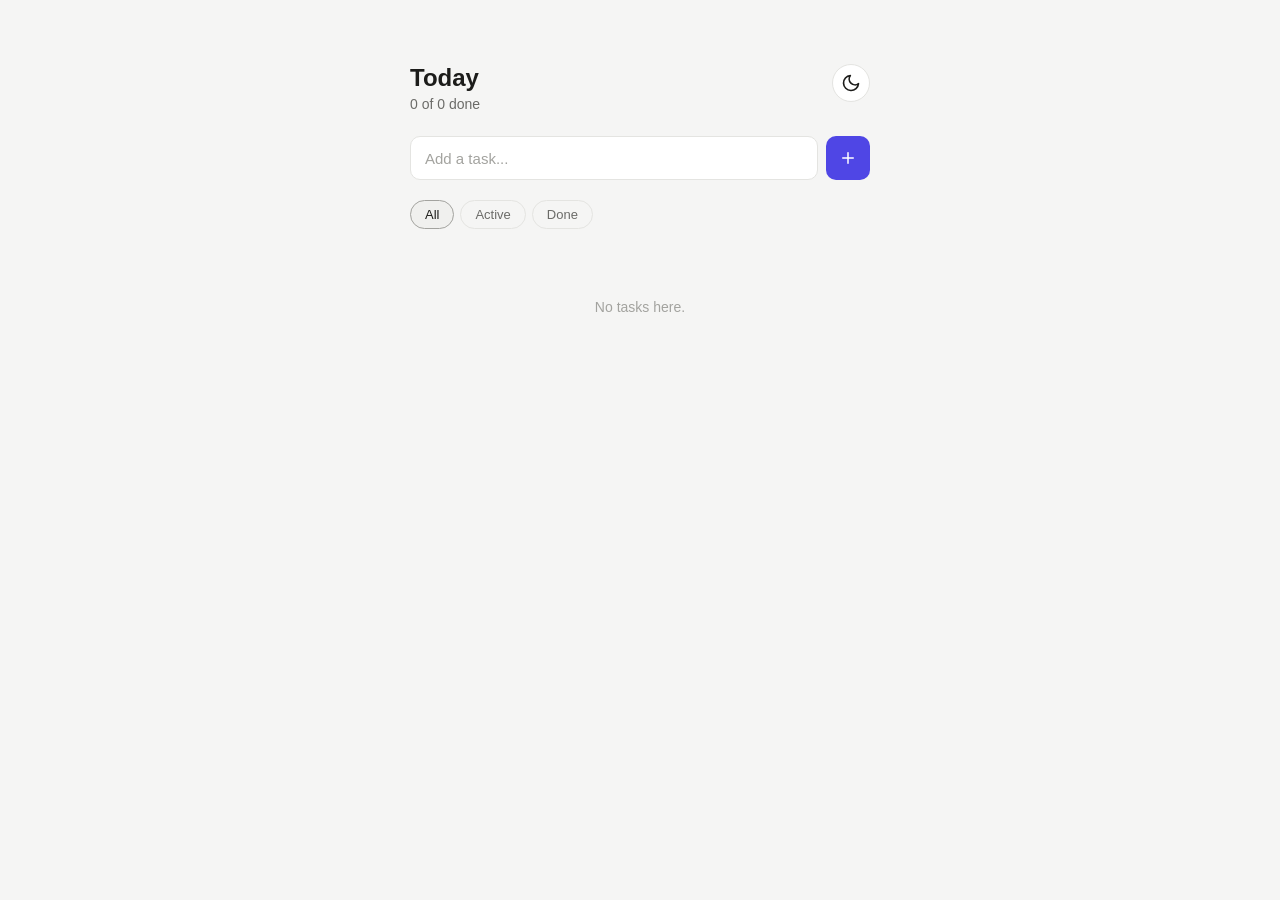
<file: Intermediary/01 - To do list/index.html>
<!DOCTYPE html>
<html lang="en">
<head>
  <meta charset="UTF-8" />
  <meta name="viewport" content="width=device-width, initial-scale=1.0" />
  <title>To Do</title>
  <link rel="stylesheet" href="style.css" />
</head>
<body>
  <div class="app">
    <header class="app-header">
      <div>
        <h1>Today</h1>
        <p id="progress-text" class="progress-text">0 of 0 done</p>
      </div>
      <button id="theme-toggle" class="icon-btn" aria-label="Toggle theme">
        <svg id="theme-icon" width="20" height="20" viewBox="0 0 24 24" fill="none" stroke="currentColor" stroke-width="2" stroke-linecap="round" stroke-linejoin="round"></svg>
      </button>
    </header>

    <form id="task-form" class="task-form">
      <input id="task-input" type="text" placeholder="Add a task..." autocomplete="off" />
      <button type="submit" class="add-btn" aria-label="Add task">
        <svg width="18" height="18" viewBox="0 0 24 24" fill="none" stroke="currentColor" stroke-width="2" stroke-linecap="round" stroke-linejoin="round">
          <line x1="12" y1="5" x2="12" y2="19"></line>
          <line x1="5" y1="12" x2="19" y2="12"></line>
        </svg>
      </button>
    </form>

    <div class="filters">
      <button class="filter-btn active" data-filter="all">All</button>
      <button class="filter-btn" data-filter="active">Active</button>
      <button class="filter-btn" data-filter="done">Done</button>
    </div>

    <ul id="task-list" class="task-list"></ul>

    <p id="empty-state" class="empty-state">No tasks here.</p>
  </div>

  <script src="script.js"></script>
</body>
</html>
</file>
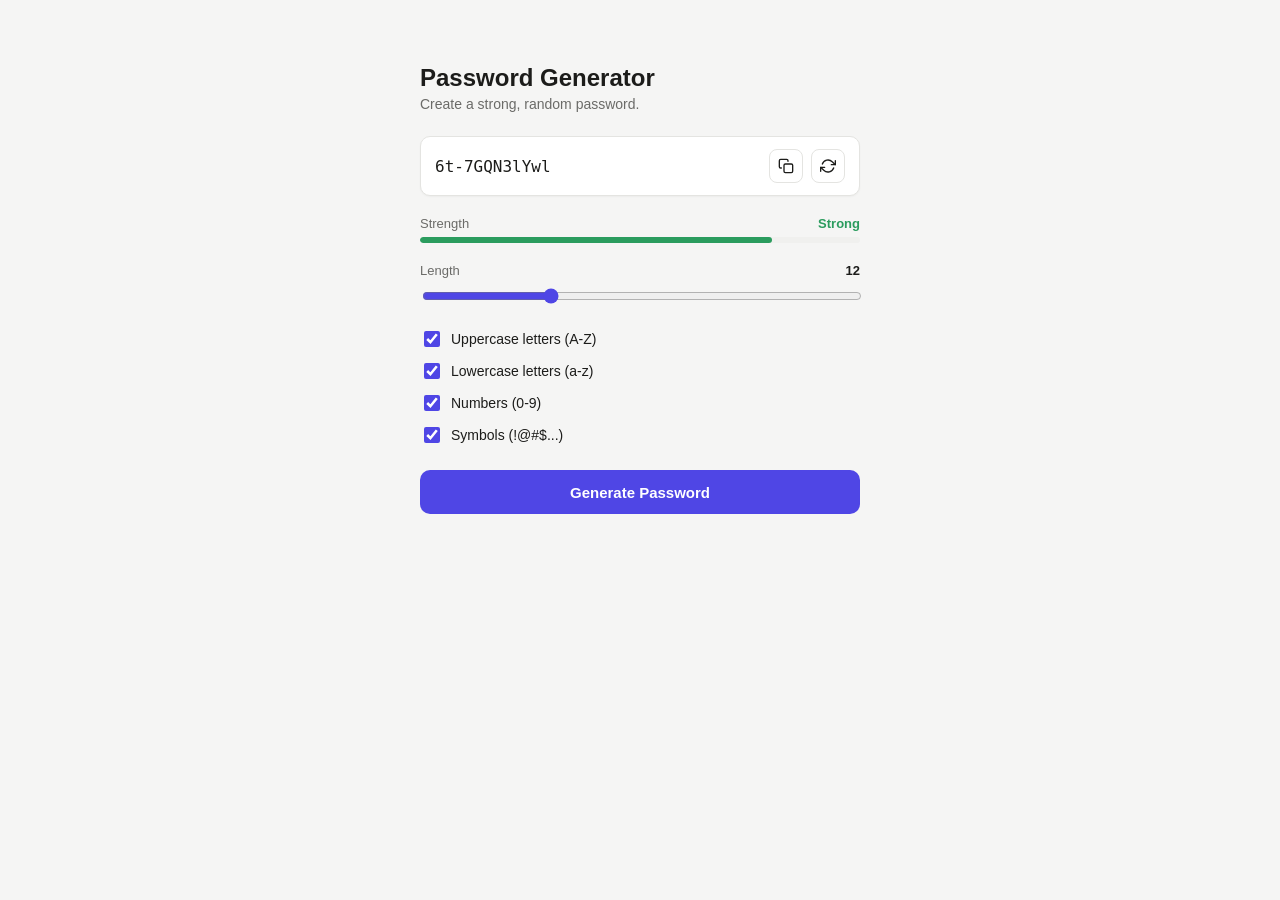
<file: Intermediary/02 - password generator/index.html>
<!DOCTYPE html>
<html lang="en">
<head>
  <meta charset="UTF-8" />
  <meta name="viewport" content="width=device-width, initial-scale=1.0" />
  <title>Password Generator</title>
  <link rel="stylesheet" href="style.css" />
</head>
<body>
  <div class="app">
    <header class="app-header">
      <h1>Password Generator</h1>
      <p class="subtitle">Create a strong, random password.</p>
    </header>

    <div class="pw-row">
      <span id="pw-display" class="pw-display">••••••••••••</span>
      <button id="copy-btn" class="icon-btn" aria-label="Copy password">
        <svg id="copy-icon" width="16" height="16" viewBox="0 0 24 24" fill="none" stroke="currentColor" stroke-width="2" stroke-linecap="round" stroke-linejoin="round">
          <rect x="9" y="9" width="13" height="13" rx="2"></rect>
          <path d="M5 15H4a2 2 0 0 1-2-2V4a2 2 0 0 1 2-2h9a2 2 0 0 1 2 2v1"></path>
        </svg>
      </button>
      <button id="refresh-btn" class="icon-btn" aria-label="Generate new password">
        <svg width="16" height="16" viewBox="0 0 24 24" fill="none" stroke="currentColor" stroke-width="2" stroke-linecap="round" stroke-linejoin="round">
          <polyline points="23 4 23 10 17 10"></polyline>
          <polyline points="1 20 1 14 7 14"></polyline>
          <path d="M3.51 9a9 9 0 0 1 14.85-3.36L23 10M1 14l4.64 4.36A9 9 0 0 0 20.49 15"></path>
        </svg>
      </button>
    </div>

    <div class="strength-block">
      <div class="strength-row">
        <span class="strength-label-text">Strength</span>
        <span id="strength-label" class="strength-value">—</span>
      </div>
      <div class="strength-track">
        <div id="strength-bar" class="strength-bar"></div>
      </div>
    </div>

    <div class="option-block">
      <div class="length-row">
        <label for="length-slider">Length</label>
        <span id="length-value">12</span>
      </div>
      <input id="length-slider" type="range" min="4" max="32" value="12" />
    </div>

    <div class="checkbox-group">
      <label class="checkbox-item">
        <input type="checkbox" id="opt-upper" class="opt-check" checked />
        Uppercase letters (A-Z)
      </label>
      <label class="checkbox-item">
        <input type="checkbox" id="opt-lower" class="opt-check" checked />
        Lowercase letters (a-z)
      </label>
      <label class="checkbox-item">
        <input type="checkbox" id="opt-numbers" class="opt-check" checked />
        Numbers (0-9)
      </label>
      <label class="checkbox-item">
        <input type="checkbox" id="opt-symbols" class="opt-check" checked />
        Symbols (!@#$...)
      </label>
    </div>

    <button id="generate-btn" class="generate-btn">Generate Password</button>
  </div>

  <script src="script.js"></script>
</body>
</html>
</file>
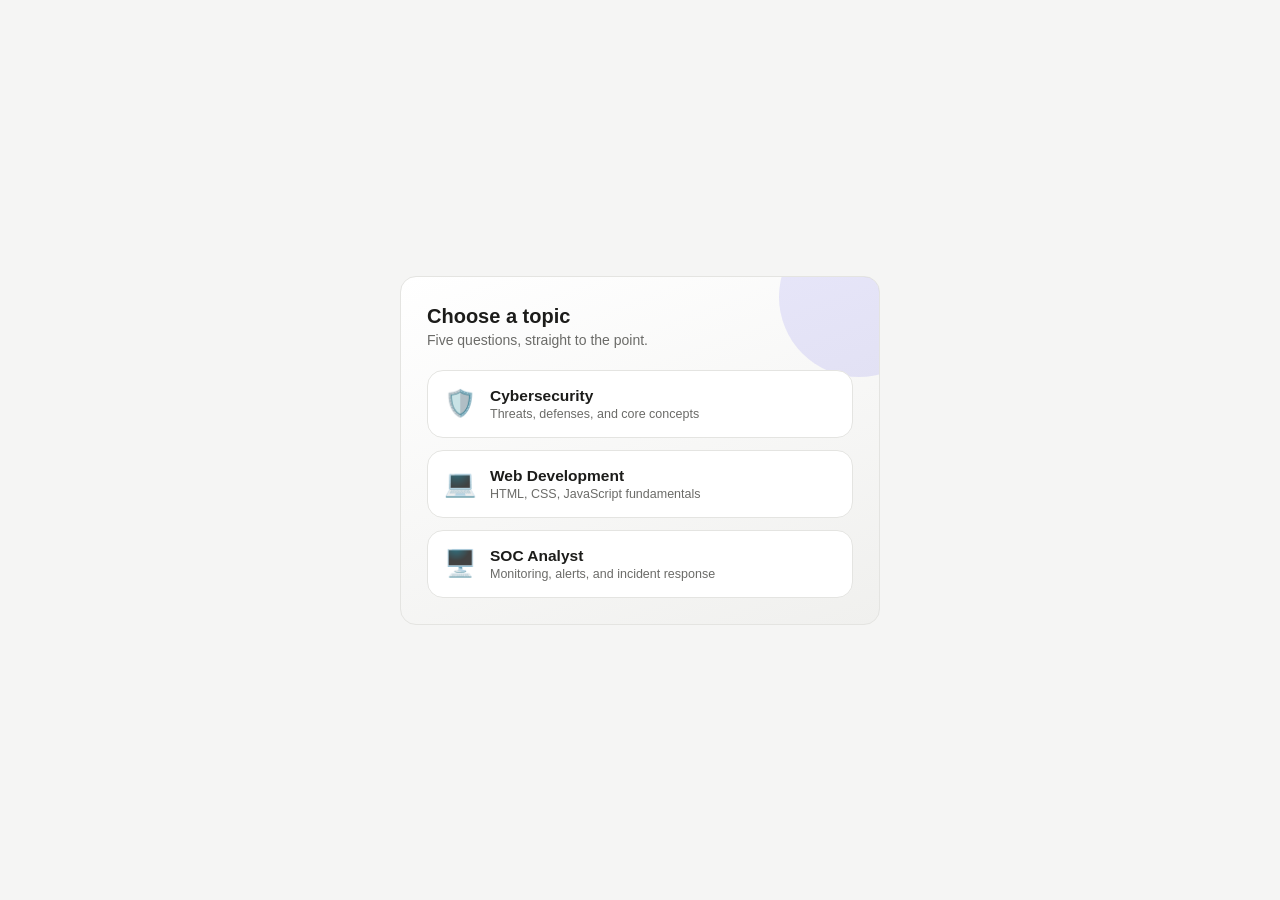
<file: Intermediary/03 - QCM/index.html>
<!DOCTYPE html>
<html lang="en">
<head>
  <meta charset="UTF-8" />
  <meta name="viewport" content="width=device-width, initial-scale=1.0" />
  <title>QCM Quiz</title>
  <link rel="stylesheet" href="style.css" />
</head>
<body>
  <div class="quiz-wrap">
    <div class="quiz-card" id="quiz-card"></div>
  </div>

  <script src="questions.js"></script>
  <script src="script.js"></script>
</body>
</html>
</file>
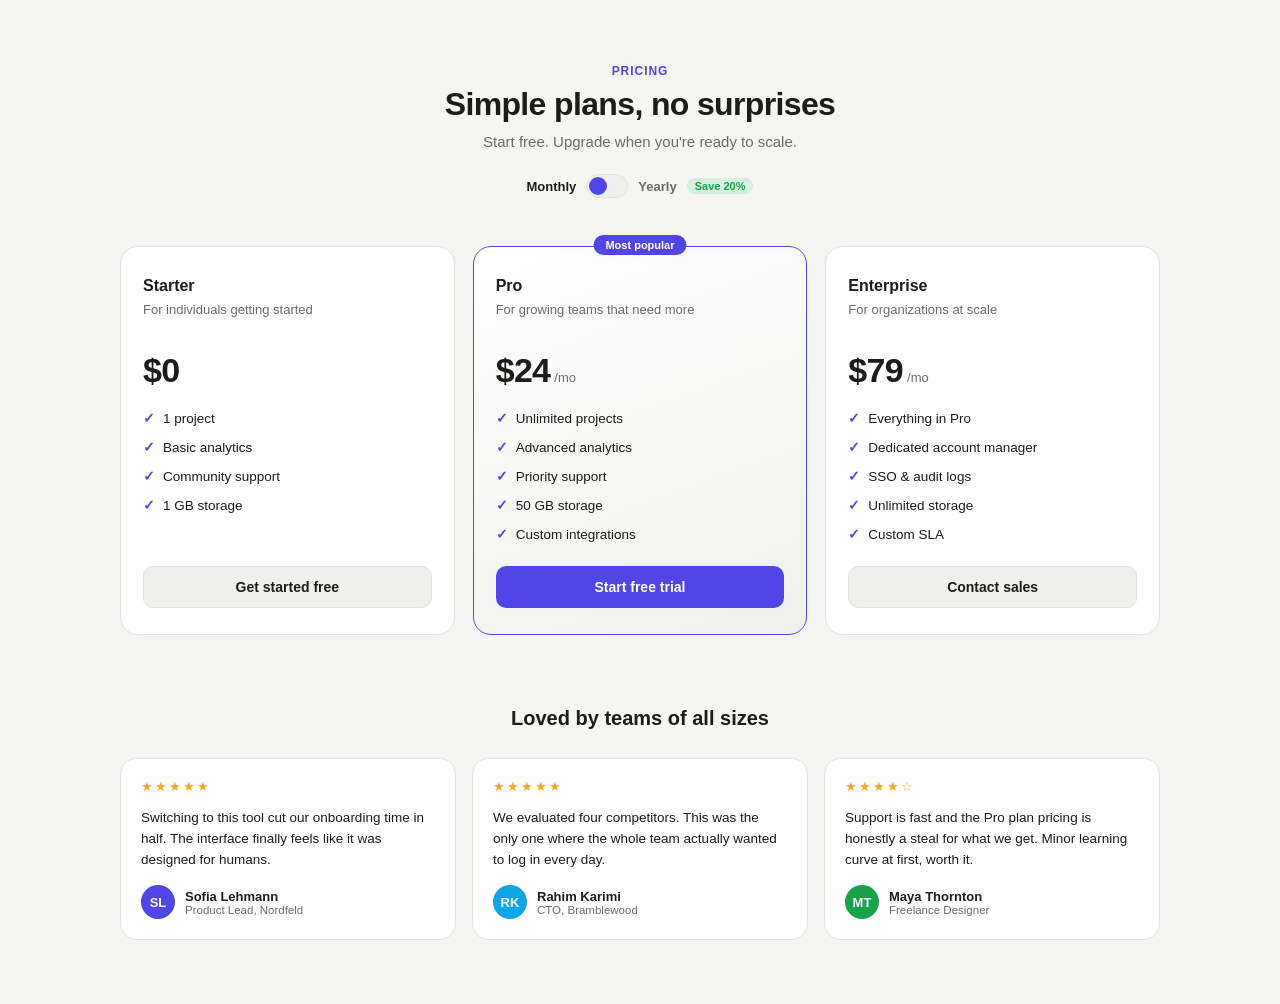
<file: Intermediary/04 - Pricings cards/index.html>
<!DOCTYPE html>
<html lang="en">
<head>
  <meta charset="UTF-8" />
  <meta name="viewport" content="width=device-width, initial-scale=1.0" />
  <title>Pricing</title>
  <link rel="stylesheet" href="style.css" />
</head>
<body>
  <div class="pricing-wrap">
    <div class="pricing-head">
      <p class="pricing-eyebrow">Pricing</p>
      <h1 class="pricing-title">Simple plans, no surprises</h1>
      <p class="pricing-sub">Start free. Upgrade when you're ready to scale.</p>
    </div>

    <div class="billing-toggle">
      <span class="billing-label active" id="label-monthly">Monthly</span>
      <button class="switch" id="billing-switch" type="button" aria-label="Toggle yearly billing">
        <span class="switch-dot"></span>
      </button>
      <span class="billing-label" id="label-yearly">Yearly</span>
      <span class="save-badge">Save 20%</span>
    </div>

    <div class="pricing-grid" id="pricing-grid"></div>

    <div class="testimonial-section">
      <div class="testimonial-head">
        <h2 class="testimonial-title">Loved by teams of all sizes</h2>
      </div>
      <div class="testimonial-grid" id="testimonial-grid"></div>
    </div>
  </div>

  <script src="data.js"></script>
  <script src="script.js"></script>
</body>
</html>
</file>
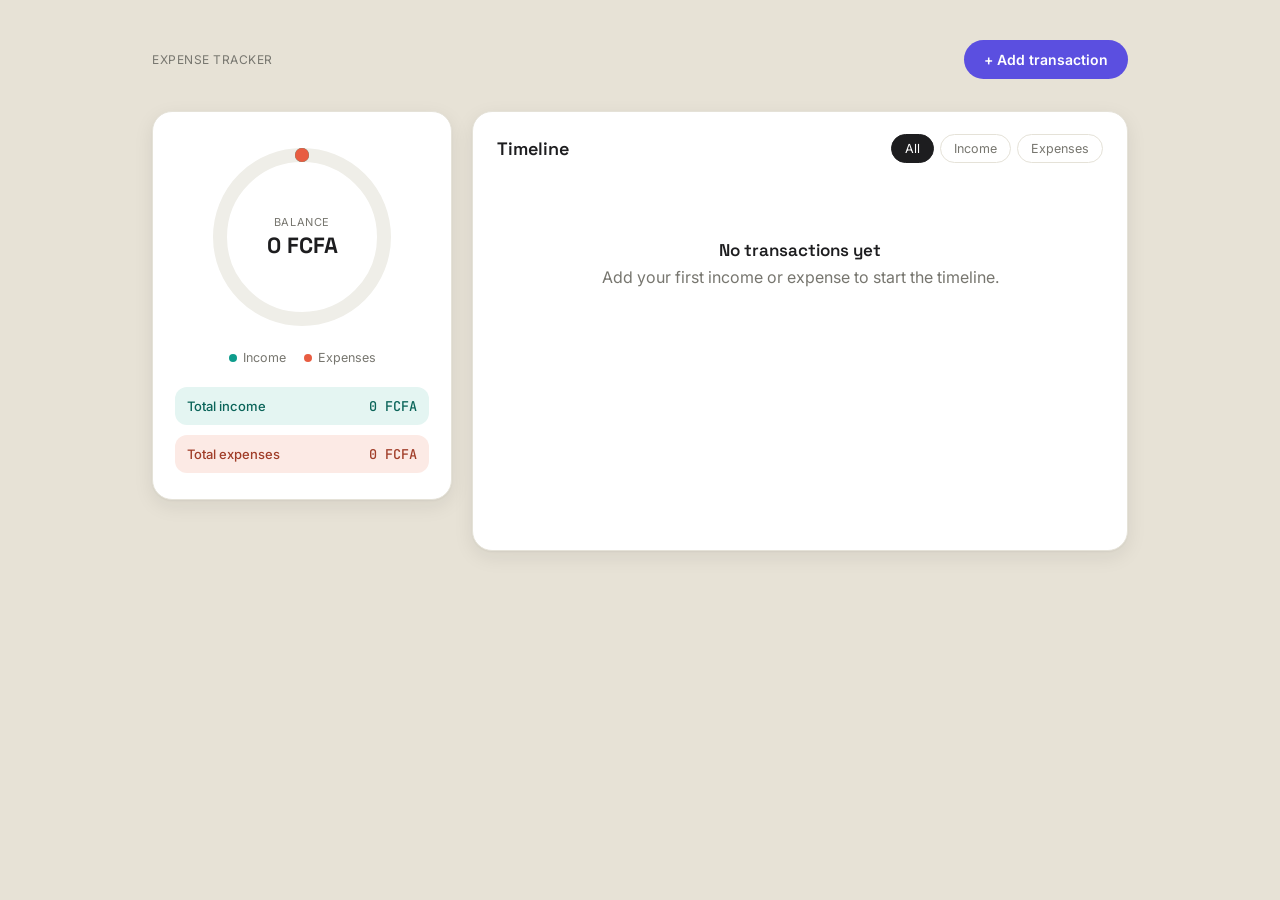
<file: Intermediary/05 - Expense tracker/index.html>
<!DOCTYPE html>
<html lang="en">
<head>
  <meta charset="UTF-8">
  <!-- Makes the layout behave properly on phones and tablets -->
  <meta name="viewport" content="width=device-width, initial-scale=1.0">
  <title>Expense Tracker</title>

  <!-- Google Fonts used by the design: Space Grotesk (headings), Inter (body text), JetBrains Mono (numbers) -->
  <link rel="preconnect" href="https://fonts.googleapis.com">
  <link href="https://fonts.googleapis.com/css2?family=Space+Grotesk:wght@400;500;600;700&family=Inter:wght@400;500;600&family=JetBrains+Mono:wght@400;500;600&display=swap" rel="stylesheet">

  
  <link rel="stylesheet" href="style.css">
</head>
<body>

  <div class="app">

    <!-- Top bar: app name + button that opens the "add transaction" modal -->
    <div class="topbar">
      <div class="wordmark">
        <span class="tag">expense tracker</span>
      </div>
      <button class="btn-add" onclick="openModal()">+ Add transaction</button>
    </div>

    <div class="grid">

      <!-- LEFT COLUMN: balance gauge + income/expense totals -->
      <div class="gauge-card">
        <div class="gauge-wrap">
          <svg width="190" height="190" viewBox="0 0 190 190">
            <!-- Background track of the ring -->
            <circle cx="95" cy="95" r="82" fill="none" stroke="#EFEEE8" stroke-width="14"/>
            <!-- These two circles are redrawn by JavaScript to show the income/expense proportion -->
            <circle id="gaugeIncome" cx="95" cy="95" r="82" fill="none" stroke="#0E9C8C" stroke-width="14" stroke-linecap="round" stroke-dasharray="0 515"/>
            <circle id="gaugeExpense" cx="95" cy="95" r="82" fill="none" stroke="#E85D42" stroke-width="14" stroke-linecap="round" stroke-dasharray="0 515"/>
          </svg>
          <div class="gauge-center">
            <div class="glabel">Balance</div>
            <!-- This text is updated by JavaScript every time a transaction changes -->
            <div class="gvalue" id="balanceDisplay">0 FCFA</div>
          </div>
        </div>

        <div class="legend">
          <div class="legend-item"><span class="legend-dot" style="background:#0E9C8C"></span>Income</div>
          <div class="legend-item"><span class="legend-dot" style="background:#E85D42"></span>Expenses</div>
        </div>

        <div class="stat-list">
          <div class="stat-line income">
            <span class="slabel">Total income</span>
            <span class="svalue" id="incomeTotal">0 FCFA</span>
          </div>
          <div class="stat-line expense">
            <span class="slabel">Total expenses</span>
            <span class="svalue" id="expenseTotal">0 FCFA</span>
          </div>
        </div>
      </div>

      <!-- RIGHT COLUMN: list of transactions, rendered as cards by JavaScript -->
      <div class="timeline-card">
        <div class="timeline-head">
          <h2>Timeline</h2>
          <div class="filters">
            <button class="filter-btn active" data-filter="all" onclick="setFilter('all')">All</button>
            <button class="filter-btn" data-filter="income" onclick="setFilter('income')">Income</button>
            <button class="filter-btn" data-filter="expense" onclick="setFilter('expense')">Expenses</button>
          </div>
        </div>
        <!-- JavaScript injects one ".tx-card" element per transaction inside this container -->
        <div class="timeline" id="timelineBody"></div>
      </div>

    </div>
  </div>

  <!-- ADD / EDIT TRANSACTION MODAL (hidden until openModal() adds the "open" class) -->
  <div class="overlay" id="overlay">
    <div class="modal">
      <h3 id="modalTitle">Add transaction</h3>

      <!-- Expense / Income switch -->
      <div class="type-toggle">
        <button type="button" class="expense active" id="typeExpenseBtn" onclick="setType('expense')">Expense</button>
        <button type="button" class="income" id="typeIncomeBtn" onclick="setType('income')">Income</button>
      </div>

      <div class="field amount-field">
        <label>Amount (FCFA)</label>
        <input type="number" id="amountInput" placeholder="0" step="1" min="0">
      </div>
      <div class="error-msg" id="amountError">Enter an amount greater than 0.</div>

      <div class="field-row">
        <div class="field">
          <label>Category</label>
          <select id="categoryInput">
            <option>Food</option>
            <option>Transport</option>
            <option>Housing</option>
            <option>Utilities</option>
            <option>Shopping</option>
            <option>Health</option>
            <option>Salary</option>
            <option>Freelance</option>
            <option>Other</option>
          </select>
        </div>

        <!-- Custom calendar date picker (replaces the plain browser date input) -->
        <div class="field">
          <label>Date</label>
          <div class="date-field-wrap">
            <button type="button" class="date-trigger" id="dateTrigger" onclick="toggleCalendar()">
              <span id="dateTriggerLabel">Select date</span>
              <span class="date-trigger-caret">▾</span>
            </button>
            <div class="calendar-popover" id="calendarPopover">
              <div class="cal-header">
                <button type="button" class="cal-nav-btn" onclick="changeMonth(-1)">‹</button>
                <span class="cal-title" id="calTitle"></span>
                <button type="button" class="cal-nav-btn" onclick="changeMonth(1)">›</button>
              </div>
              <div class="cal-weekdays">
                <span>M</span><span>T</span><span>W</span><span>T</span><span>F</span><span>S</span><span>S</span>
              </div>
              <!-- JavaScript fills this grid with the days of the currently viewed month -->
              <div class="cal-days" id="calDays"></div>
              <div class="cal-footer">
                <button type="button" class="cal-today-btn" onclick="selectToday()">Today</button>
              </div>
            </div>
          </div>
        </div>
      </div>

      <div class="modal-actions">
        <button class="btn-secondary" onclick="closeModal()">Cancel</button>
        <button class="btn-primary expense" id="saveBtn" onclick="saveTransaction()">Add expense</button>
      </div>
    </div>
  </div>

  <!-- CONGRATS POPUP: shown once, right after the user's very first transaction -->
  <div class="overlay" id="congratsOverlay">
    <div class="modal congrats-modal">
      <div class="confetti-field" id="confettiField"></div>
      <div class="congrats-badge">✓</div>
      <h3 class="congrats-title">First income logged!</h3>
      <p class="congrats-text">Nice — money coming in is now tracked. Keep logging your income and expenses to watch your balance take shape.</p>
      <div class="modal-actions" style="justify-content:center;">
        <button class="btn-primary income" onclick="closeCongrats()">Let's go</button>
      </div>
    </div>
  </div>

  <!-- Our own JavaScript, loaded last so the HTML above already exists when it runs -->
  <script src="script.js"></script>
</body>
</html>
</file>
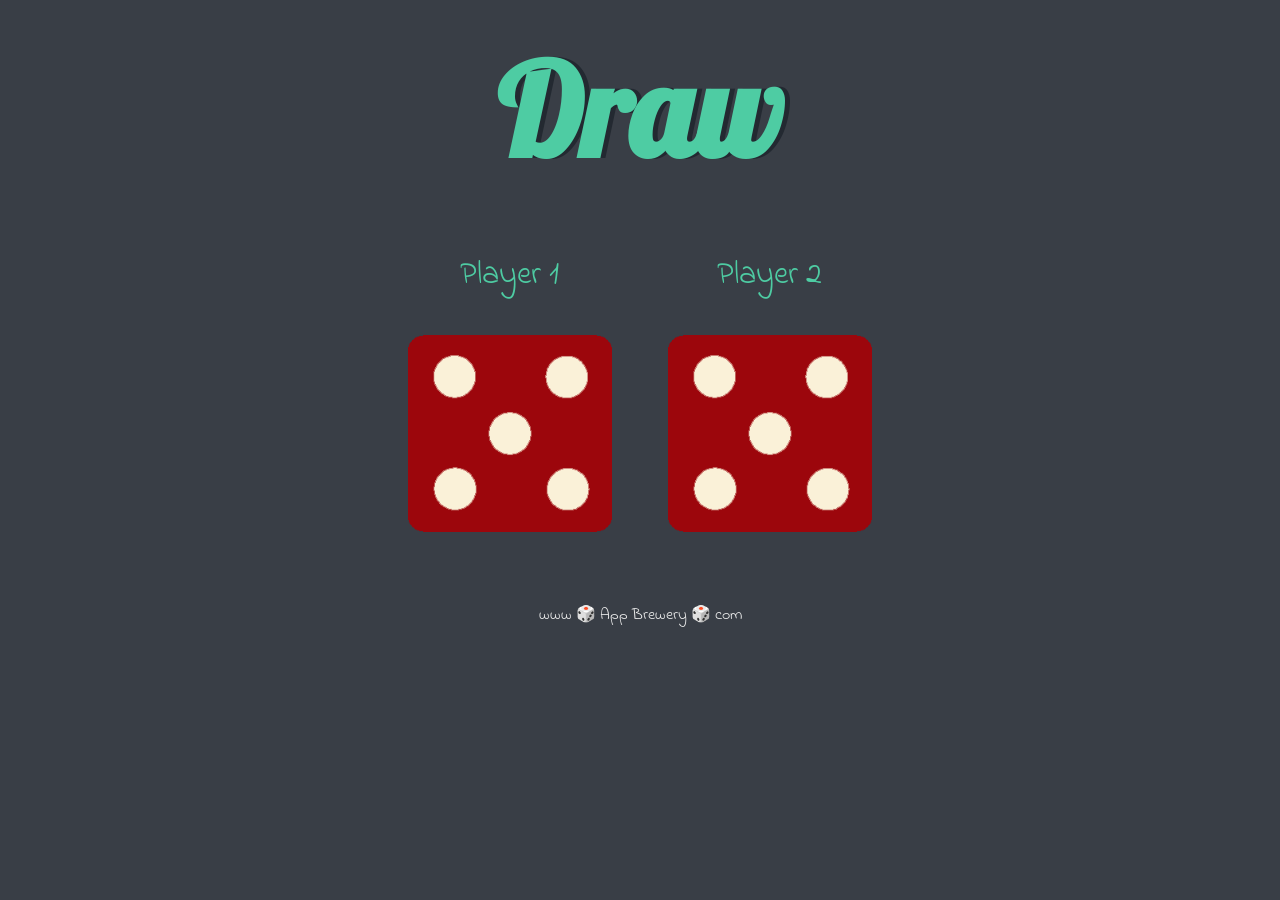
<file: Beginners/01 - Dicee challenge/dicee.html>
<!DOCTYPE html>
<html lang="en" dir="ltr">
  <head>
    <meta charset="utf-8" />
    <title>Dicee</title>
    <link rel="stylesheet" href="styles.css" />
    <link
      href="https://fonts.googleapis.com/css?family=Indie+Flower|Lobster"
      rel="stylesheet"
    />
  </head>
  <body>
    <div class="container">
      <h1>Refresh Me</h1>

      <div class="dice">
        <p>Player 1</p>
        <img class="img1" />
      </div>

      <div class="dice">
        <p>Player 2</p>
        <img class="img2" />
      </div>
    </div>

    <footer>www 🎲 App Brewery 🎲 com</footer>
    <script src="index.js" defer></script>
  </body>
  
</html>
</file>
<file: Intermediary/01 - To do list/style.css>
:root {
  --bg: #f5f5f4;
  --surface: #ffffff;
  --surface-2: #f0f0ee;
  --text-primary: #1c1c1a;
  --text-secondary: #6b6b68;
  --text-muted: #a3a39f;
  --border: #e4e4e1;
  --accent: #4f46e5;
  --accent-contrast: #ffffff;
  --danger: #d64545;
  --radius: 10px;
  --shadow: 0 1px 2px rgba(0, 0, 0, 0.04);
}

html[data-theme="dark"] {
  --bg: #15151a;
  --surface: #1e1e24;
  --surface-2: #26262d;
  --text-primary: #f2f2f0;
  --text-secondary: #a1a1a8;
  --text-muted: #6e6e76;
  --border: #313138;
  --accent: #818cf8;
  --accent-contrast: #15151a;
  --danger: #f28b8b;
  --shadow: 0 1px 2px rgba(0, 0, 0, 0.3);
}

* {
  box-sizing: border-box;
}

body {
  margin: 0;
  min-height: 100vh;
  display: flex;
  align-items: flex-start;
  justify-content: center;
  padding: 4rem 1.5rem;
  background: var(--bg);
  color: var(--text-primary);
  font-family: -apple-system, BlinkMacSystemFont, "Segoe UI", Inter, Roboto, sans-serif;
  transition: background 0.2s ease, color 0.2s ease;
}

.app {
  width: 100%;
  max-width: 460px;
}

.app-header {
  display: flex;
  align-items: flex-start;
  justify-content: space-between;
  margin-bottom: 1.5rem;
}

.app-header h1 {
  margin: 0 0 4px;
  font-size: 24px;
  font-weight: 600;
}

.progress-text {
  margin: 0;
  font-size: 14px;
  color: var(--text-secondary);
}

.icon-btn {
  width: 38px;
  height: 38px;
  border-radius: 50%;
  border: 1px solid var(--border);
  background: var(--surface);
  color: var(--text-primary);
  display: flex;
  align-items: center;
  justify-content: center;
  cursor: pointer;
  transition: background 0.15s ease, border-color 0.15s ease;
}

.icon-btn:hover {
  background: var(--surface-2);
}

.task-form {
  display: flex;
  gap: 8px;
  margin-bottom: 1.25rem;
}

.task-form input {
  flex: 1;
  height: 44px;
  padding: 0 14px;
  border-radius: var(--radius);
  border: 1px solid var(--border);
  background: var(--surface);
  color: var(--text-primary);
  font-size: 15px;
  outline: none;
  transition: border-color 0.15s ease;
}

.task-form input::placeholder {
  color: var(--text-muted);
}

.task-form input:focus {
  border-color: var(--accent);
}

.add-btn {
  width: 44px;
  height: 44px;
  min-width: 44px;
  border-radius: var(--radius);
  border: none;
  background: var(--accent);
  color: var(--accent-contrast);
  display: flex;
  align-items: center;
  justify-content: center;
  cursor: pointer;
  transition: opacity 0.15s ease;
}

.add-btn:hover {
  opacity: 0.9;
}

.filters {
  display: flex;
  gap: 6px;
  margin-bottom: 1rem;
}

.filter-btn {
  font-size: 13px;
  padding: 6px 14px;
  border-radius: 999px;
  border: 1px solid var(--border);
  background: transparent;
  color: var(--text-secondary);
  cursor: pointer;
  transition: background 0.15s ease, color 0.15s ease, border-color 0.15s ease;
}

.filter-btn:hover {
  background: var(--surface-2);
}

.filter-btn.active {
  background: var(--surface-2);
  border-color: var(--text-muted);
  color: var(--text-primary);
}

.task-list {
  list-style: none;
  margin: 0;
  padding: 0;
  display: flex;
  flex-direction: column;
  gap: 6px;
}

.task-item {
  display: flex;
  align-items: center;
  gap: 10px;
  padding: 10px 12px;
  background: var(--surface);
  border: 1px solid var(--border);
  border-radius: var(--radius);
  box-shadow: var(--shadow);
}

.check-btn {
  width: 22px;
  height: 22px;
  min-width: 22px;
  padding: 0;
  border-radius: 50%;
  border: 1.5px solid var(--border);
  background: transparent;
  display: flex;
  align-items: center;
  justify-content: center;
  cursor: pointer;
  transition: background 0.15s ease, border-color 0.15s ease;
}

.check-btn.done {
  background: var(--accent);
  border-color: var(--accent);
}

.check-btn svg {
  width: 13px;
  height: 13px;
  color: var(--accent-contrast);
}

.task-text {
  flex: 1;
  font-size: 15px;
  word-break: break-word;
}

.task-text.done {
  color: var(--text-muted);
  text-decoration: line-through;
}

.del-btn {
  width: 30px;
  height: 30px;
  min-width: 30px;
  border-radius: 8px;
  border: none;
  background: transparent;
  color: var(--text-muted);
  display: flex;
  align-items: center;
  justify-content: center;
  cursor: pointer;
  transition: background 0.15s ease, color 0.15s ease;
}

.del-btn:hover {
  background: var(--surface-2);
  color: var(--danger);
}

.empty-state {
  text-align: center;
  color: var(--text-muted);
  font-size: 14px;
  padding: 2.5rem 0;
  display: none;
}
</file>
<file: Intermediary/02 - password generator/style.css>
:root {
  --bg: #f5f5f4;
  --surface: #ffffff;
  --surface-2: #f0f0ee;
  --text-primary: #1c1c1a;
  --text-secondary: #6b6b68;
  --text-muted: #a3a39f;
  --border: #e4e4e1;
  --accent: #4f46e5;
  --accent-contrast: #ffffff;
  --danger: #d64545;
  --warning: #d99a2b;
  --success: #2b9c5e;
  --radius: 10px;
  --shadow: 0 1px 2px rgba(0, 0, 0, 0.04);
}

* {
  box-sizing: border-box;
}

body {
  margin: 0;
  min-height: 100vh;
  display: flex;
  align-items: flex-start;
  justify-content: center;
  padding: 4rem 1.5rem;
  background: var(--bg);
  color: var(--text-primary);
  font-family: -apple-system, BlinkMacSystemFont, "Segoe UI", Inter, Roboto, sans-serif;
}

.app {
  width: 100%;
  max-width: 440px;
}

.app-header {
  margin-bottom: 1.5rem;
}

.app-header h1 {
  margin: 0 0 4px;
  font-size: 24px;
  font-weight: 600;
}

.subtitle {
  margin: 0;
  font-size: 14px;
  color: var(--text-secondary);
}

.pw-row {
  display: flex;
  align-items: center;
  gap: 8px;
  padding: 12px 14px;
  background: var(--surface);
  border: 1px solid var(--border);
  border-radius: var(--radius);
  box-shadow: var(--shadow);
  margin-bottom: 1.25rem;
}

.pw-display {
  flex: 1;
  font-family: "JetBrains Mono", "SFMono-Regular", Consolas, monospace;
  font-size: 16px;
  word-break: break-all;
  color: var(--text-primary);
}

.icon-btn {
  width: 34px;
  height: 34px;
  min-width: 34px;
  padding: 0;
  border-radius: 8px;
  border: 1px solid var(--border);
  background: var(--surface);
  color: var(--text-primary);
  display: flex;
  align-items: center;
  justify-content: center;
  cursor: pointer;
  transition: background 0.15s ease;
}

.icon-btn:hover {
  background: var(--surface-2);
}

.icon-btn.copied {
  color: var(--success);
  border-color: var(--success);
}

.strength-block {
  margin-bottom: 1.25rem;
}

.strength-row {
  display: flex;
  justify-content: space-between;
  margin-bottom: 6px;
}

.strength-label-text {
  font-size: 13px;
  color: var(--text-secondary);
}

.strength-value {
  font-size: 13px;
  font-weight: 600;
  color: var(--text-secondary);
}

.strength-track {
  height: 6px;
  border-radius: 999px;
  background: var(--surface-2);
  overflow: hidden;
}

.strength-bar {
  height: 100%;
  width: 0%;
  border-radius: 999px;
  background: var(--danger);
  transition: width 0.2s ease, background 0.2s ease;
}

.option-block {
  margin-bottom: 1.25rem;
}

.length-row {
  display: flex;
  justify-content: space-between;
  margin-bottom: 8px;
  font-size: 13px;
}

.length-row label {
  color: var(--text-secondary);
}

.length-row span {
  font-weight: 600;
}

input[type="range"] {
  width: 100%;
  accent-color: var(--accent);
}

.checkbox-group {
  display: flex;
  flex-direction: column;
  gap: 10px;
  margin-bottom: 1.5rem;
}

.checkbox-item {
  display: flex;
  align-items: center;
  gap: 8px;
  font-size: 14px;
  cursor: pointer;
}

.checkbox-item input {
  accent-color: var(--accent);
  width: 16px;
  height: 16px;
}

.generate-btn {
  width: 100%;
  height: 44px;
  border: none;
  border-radius: var(--radius);
  background: var(--accent);
  color: var(--accent-contrast);
  font-size: 15px;
  font-weight: 600;
  cursor: pointer;
  transition: opacity 0.15s ease;
}

.generate-btn:hover {
  opacity: 0.9;
}
</file>
<file: Intermediary/03 - QCM/style.css>
:root {
  --bg: #f5f5f4;
  --surface: #ffffff;
  --surface-2: #f0f0ee;
  --text-primary: #1c1c1a;
  --text-secondary: #6b6b68;
  --text-muted: #a3a39f;
  --border: #e4e4e1;
  --border-accent: #4f46e5;
  --accent: #4f46e5;
  --accent-contrast: #ffffff;
  --success: #22c55e;
  --danger: #ef4444;
  --radius: 16px;
}

* {
  box-sizing: border-box;
}

body {
  margin: 0;
  min-height: 100vh;
  display: flex;
  align-items: center;
  justify-content: center;
  padding: 3rem 1.5rem;
  background: var(--bg);
  color: var(--text-primary);
  font-family: -apple-system, BlinkMacSystemFont, "Segoe UI", Inter, Roboto, sans-serif;
}

.quiz-wrap {
  width: 100%;
  max-width: 480px;
}

.quiz-card {
  position: relative;
  background: linear-gradient(160deg, var(--surface) 0%, var(--surface-2) 100%);
  border-radius: var(--radius);
  padding: 28px 26px 26px;
  overflow: hidden;
  border: 1px solid var(--border);
  min-height: 340px;
}

.quiz-card::before {
  content: "";
  position: absolute;
  top: -60px;
  right: -60px;
  width: 160px;
  height: 160px;
  border-radius: 50%;
  background: var(--accent);
  opacity: 0.12;
  pointer-events: none;
}

/* Topic picker */
.topic-title {
  font-size: 20px;
  font-weight: 700;
  margin: 0 0 4px;
  position: relative;
}

.topic-sub {
  color: var(--text-secondary);
  font-size: 14px;
  margin: 0 0 22px;
  position: relative;
}

.topic-grid {
  display: flex;
  flex-direction: column;
  gap: 12px;
  position: relative;
}

.topic-card {
  display: flex;
  align-items: center;
  gap: 14px;
  padding: 16px;
  border-radius: 16px;
  border: 1.5px solid var(--border);
  background: var(--surface);
  cursor: pointer;
  text-align: left;
  transition: border-color 0.15s ease, transform 0.1s ease;
  width: 100%;
  font: inherit;
  color: inherit;
}

.topic-card:hover {
  transform: translateX(2px);
  border-color: var(--border-accent);
}

.topic-emoji {
  font-size: 26px;
}

.topic-name {
  font-size: 15.5px;
  font-weight: 700;
  margin: 0 0 2px;
}

.topic-desc {
  font-size: 12.5px;
  color: var(--text-secondary);
  margin: 0;
}

/* Quiz */
.quiz-top {
  display: flex;
  justify-content: space-between;
  align-items: baseline;
  margin-bottom: 14px;
  position: relative;
}

.quiz-step {
  font-size: 12px;
  letter-spacing: 0.06em;
  text-transform: uppercase;
  color: var(--text-secondary);
  font-weight: 600;
}

.quiz-score {
  font-size: 12px;
  color: var(--text-secondary);
}

.quiz-progress-track {
  height: 8px;
  border-radius: 999px;
  background: var(--surface-2);
  overflow: hidden;
  margin-bottom: 22px;
  position: relative;
}

.quiz-progress-fill {
  height: 100%;
  border-radius: 999px;
  background: linear-gradient(90deg, var(--accent), var(--success));
  width: 0%;
  transition: width 0.4s cubic-bezier(0.4, 0, 0.2, 1);
}

.quiz-question {
  font-size: 18.5px;
  font-weight: 700;
  line-height: 1.4;
  margin: 0 0 20px;
  position: relative;
}

.quiz-options {
  display: flex;
  flex-direction: column;
  gap: 10px;
  position: relative;
}

.quiz-opt {
  display: flex;
  align-items: center;
  gap: 12px;
  padding: 13px 14px;
  border-radius: 14px;
  border: 1.5px solid var(--border);
  background: var(--surface);
  cursor: pointer;
  text-align: left;
  font-size: 14.5px;
  transition: border-color 0.15s ease, transform 0.1s ease, background 0.15s ease;
  width: 100%;
  font-family: inherit;
  color: inherit;
}

.quiz-opt:hover:not(.locked) {
  transform: translateX(2px);
  border-color: var(--border-accent);
}

.quiz-opt-letter {
  width: 26px;
  height: 26px;
  min-width: 26px;
  border-radius: 8px;
  display: flex;
  align-items: center;
  justify-content: center;
  font-size: 12px;
  font-weight: 700;
  background: var(--surface-2);
  color: var(--text-secondary);
}

.quiz-opt.correct {
  border-color: var(--success);
  background: rgba(34, 197, 94, 0.14);
}

.quiz-opt.correct .quiz-opt-letter {
  background: var(--success);
  color: white;
}

.quiz-opt.wrong {
  border-color: var(--danger);
  background: rgba(239, 68, 68, 0.14);
}

.quiz-opt.wrong .quiz-opt-letter {
  background: var(--danger);
  color: white;
}

.quiz-opt.locked {
  cursor: default;
  pointer-events: none;
}

.quiz-next-btn {
  margin-top: 20px;
  width: 100%;
  height: 44px;
  border-radius: 12px;
  position: relative;
  opacity: 0;
  pointer-events: none;
  transition: opacity 0.2s ease;
  border: none;
  background: var(--accent);
  color: var(--accent-contrast);
  font-size: 15px;
  font-weight: 600;
  cursor: pointer;
  font-family: inherit;
}

.quiz-next-btn.show {
  opacity: 1;
  pointer-events: auto;
}

.quiz-next-btn:hover {
  opacity: 0.9;
}

/* Result */
.quiz-result {
  text-align: center;
  padding: 10px 0;
  position: relative;
}

.quiz-result-emoji {
  font-size: 44px;
  margin-bottom: 8px;
}

.quiz-result-title {
  font-size: 20px;
  font-weight: 700;
  margin: 0 0 6px;
}

.quiz-result-sub {
  color: var(--text-secondary);
  font-size: 14px;
  margin: 0 0 20px;
}

.quiz-result-actions {
  display: flex;
  gap: 10px;
}

.quiz-result-actions button {
  flex: 1;
  height: 42px;
  border-radius: 12px;
  border: none;
  font-size: 14.5px;
  font-weight: 600;
  cursor: pointer;
  font-family: inherit;
}

.btn-primary {
  background: var(--accent);
  color: var(--accent-contrast);
}

.btn-primary:hover {
  opacity: 0.9;
}

.btn-secondary {
  background: var(--surface-2);
  color: var(--text-primary);
  border: 1px solid var(--border);
}

.btn-secondary:hover {
  background: var(--surface);
}
</file>
<file: Intermediary/04 - Pricings cards/style.css>
:root {
  --bg: #f5f5f4;
  --surface: #ffffff;
  --surface-2: #f0f0ee;
  --text-primary: #1c1c1a;
  --text-secondary: #6b6b68;
  --text-muted: #a3a39f;
  --border: #e4e4e1;
  --border-accent: #4f46e5;
  --accent: #4f46e5;
  --accent-contrast: #ffffff;
  --success: #16a34a;
  --success-bg: rgba(34, 197, 94, 0.15);
  --star: #f5a623;
}

* {
  box-sizing: border-box;
}

body {
  margin: 0;
  min-height: 100vh;
  background: var(--bg);
  color: var(--text-primary);
  font-family: -apple-system, BlinkMacSystemFont, "Segoe UI", Inter, Roboto, sans-serif;
  padding: 4rem 1.5rem;
}

.pricing-wrap {
  max-width: 1040px;
  margin: 0 auto;
}

/* Header */
.pricing-head {
  text-align: center;
  margin-bottom: 1.5rem;
}

.pricing-eyebrow {
  font-size: 12px;
  letter-spacing: 0.08em;
  text-transform: uppercase;
  color: var(--accent);
  font-weight: 700;
  margin: 0 0 8px;
}

.pricing-title {
  font-size: 32px;
  font-weight: 800;
  margin: 0 0 10px;
  letter-spacing: -0.02em;
}

.pricing-sub {
  color: var(--text-secondary);
  font-size: 15px;
  margin: 0;
}

/* Billing toggle */
.billing-toggle {
  display: flex;
  align-items: center;
  justify-content: center;
  gap: 10px;
  margin: 24px 0 3rem;
  flex-wrap: wrap;
}

.billing-label {
  font-size: 13px;
  color: var(--text-secondary);
  font-weight: 600;
}

.billing-label.active {
  color: var(--text-primary);
}

.switch {
  width: 42px;
  height: 24px;
  border-radius: 999px;
  background: var(--surface-2);
  border: 1px solid var(--border);
  position: relative;
  cursor: pointer;
  padding: 0;
  flex-shrink: 0;
}

.switch-dot {
  width: 18px;
  height: 18px;
  border-radius: 50%;
  background: var(--accent);
  position: absolute;
  top: 2px;
  left: 2px;
  transition: transform 0.2s ease;
  display: block;
}

.switch.on .switch-dot {
  transform: translateX(18px);
}

.save-badge {
  font-size: 11px;
  background: var(--success-bg);
  color: var(--success);
  padding: 2px 8px;
  border-radius: 999px;
  font-weight: 700;
  white-space: nowrap;
}

/* Pricing grid */
.pricing-grid {
  display: grid;
  grid-template-columns: repeat(3, minmax(0, 1fr));
  gap: 18px;
  align-items: stretch;
}

.price-card {
  position: relative;
  background: var(--surface);
  border: 1.5px solid var(--border);
  border-radius: 18px;
  padding: 26px 22px;
  display: flex;
  flex-direction: column;
  min-width: 0;
  transition: transform 0.15s ease, border-color 0.15s ease;
}

.price-card:hover {
  transform: translateY(-3px);
}

.price-card.featured {
  border-color: var(--border-accent);
  background: linear-gradient(160deg, var(--surface) 0%, var(--surface-2) 100%);
}

.featured-badge {
  position: absolute;
  top: -12px;
  left: 50%;
  transform: translateX(-50%);
  background: var(--accent);
  color: white;
  font-size: 11px;
  font-weight: 700;
  padding: 4px 12px;
  border-radius: 999px;
  white-space: nowrap;
}

.plan-name {
  font-size: 16px;
  font-weight: 700;
  margin: 4px 0 6px;
}

.plan-desc {
  font-size: 13px;
  color: var(--text-secondary);
  margin: 0 0 18px;
  min-height: 32px;
  line-height: 1.4;
}

.plan-price {
  display: flex;
  align-items: baseline;
  flex-wrap: wrap;
  gap: 4px;
  margin-bottom: 20px;
}

.plan-amount {
  font-size: 34px;
  font-weight: 800;
  letter-spacing: -0.02em;
}

.plan-period {
  font-size: 13px;
  color: var(--text-secondary);
}

.plan-features {
  list-style: none;
  margin: 0 0 22px;
  padding: 0;
  display: flex;
  flex-direction: column;
  gap: 10px;
  flex: 1;
}

.plan-features li {
  display: flex;
  align-items: flex-start;
  gap: 8px;
  font-size: 13.5px;
  color: var(--text-primary);
  line-height: 1.4;
}

.plan-check {
  color: var(--accent);
  font-weight: 700;
  flex-shrink: 0;
}

.plan-cta {
  width: 100%;
  height: 42px;
  border-radius: 10px;
  font-size: 14px;
  font-weight: 600;
  cursor: pointer;
  border: 1px solid var(--border);
  background: var(--surface-2);
  color: var(--text-primary);
  font-family: inherit;
}

.plan-cta:hover {
  background: var(--border);
}

.plan-cta.primary {
  background: var(--accent);
  color: var(--accent-contrast);
  border: none;
}

.plan-cta.primary:hover {
  opacity: 0.9;
}

/* Testimonials */
.testimonial-section {
  margin-top: 4.5rem;
}

.testimonial-head {
  text-align: center;
  margin-bottom: 1.75rem;
}

.testimonial-title {
  font-size: 20px;
  font-weight: 700;
  margin: 0;
}

.testimonial-grid {
  display: grid;
  grid-template-columns: repeat(3, minmax(0, 1fr));
  gap: 16px;
}

.testimonial-card {
  background: var(--surface);
  border: 1px solid var(--border);
  border-radius: 16px;
  padding: 20px;
  display: flex;
  flex-direction: column;
  gap: 14px;
  min-width: 0;
}

.stars {
  color: var(--star);
  font-size: 13px;
  letter-spacing: 2px;
}

.testimonial-quote {
  font-size: 13.5px;
  line-height: 1.55;
  color: var(--text-primary);
  margin: 0;
}

.testimonial-person {
  display: flex;
  align-items: center;
  gap: 10px;
  margin-top: auto;
}

.avatar {
  width: 34px;
  height: 34px;
  min-width: 34px;
  border-radius: 50%;
  display: flex;
  align-items: center;
  justify-content: center;
  font-size: 13px;
  font-weight: 700;
  color: white;
}

.person-name {
  font-size: 13px;
  font-weight: 700;
  margin: 0;
}

.person-role {
  font-size: 11.5px;
  color: var(--text-secondary);
  margin: 0;
}

/* Stack only on small screens; side by side otherwise */
@media (max-width: 640px) {
  .pricing-grid,
  .testimonial-grid {
    grid-template-columns: 1fr;
  }
}
</file>
<file: Intermediary/05 - Expense tracker/style.css>
:root{
    --bg: #E7E2D6;
    --card: #FFFFFF;
    --ink: #1D1D1F;
    --ink-muted: #77766F;
    --line: #E5E2D8;
    --indigo: #5B4FE0;
    --indigo-soft: #EEECFC;
    --teal: #0E9C8C;
    --teal-soft: #E4F5F2;
    --coral: #E85D42;
    --coral-soft: #FCEAE5;
    --card-shadow: 0 1px 2px rgba(29,29,31,0.04), 0 6px 20px rgba(29,29,31,0.08);
    --font-display: 'Space Grotesk', sans-serif;
    --font-body: 'Inter', sans-serif;
    --font-mono: 'JetBrains Mono', monospace;
  }
  *{box-sizing:border-box;}
  body{
    margin:0;
    background:var(--bg);
    font-family:var(--font-body);
    color:var(--ink);
    -webkit-font-smoothing:antialiased;
  }
  .app{
    max-width:1040px;
    margin:0 auto;
    padding:40px 32px 80px;
  }

  /* Top bar: logo + "add transaction" button */
  .topbar{
    display:flex;
    align-items:center;
    justify-content:space-between;
    margin-bottom:32px;
  }
  .wordmark{
    display:flex;
    align-items:baseline;
    gap:10px;
  }
  .wordmark .mark{
    font-family:var(--font-display);
    font-size:24px;
    font-weight:700;
    color:var(--ink);
  }
  .wordmark .tag{
    font-size:12px;
    color:var(--ink-muted);
    text-transform:uppercase;
    letter-spacing:0.5px;
  }
  .btn-add{
    background:var(--indigo);
    color:#fff;
    border:none;
    font-family:var(--font-body);
    font-weight:600;
    font-size:14px;
    padding:11px 20px;
    border-radius:100px;
    cursor:pointer;
    transition:opacity 0.15s ease, transform 0.1s ease;
  }
  .btn-add:hover{ opacity:0.88; }
  .btn-add:active{ transform:scale(0.98); }

  .grid{
    display:grid;
    grid-template-columns:300px 1fr;
    gap:20px;
    align-items:start;
  }
  @media (max-width:760px){
    .grid{ grid-template-columns:1fr; }
  }

  /* Gauge card */
  .gauge-card{
    background:var(--card);
    border:1px solid var(--line);
    border-radius:20px;
    padding:26px 22px;
    box-shadow:var(--card-shadow);
  }
  .gauge-wrap{
    position:relative;
    width:190px;
    height:190px;
    margin:4px auto 18px;
  }
  .gauge-wrap svg{ transform:rotate(-90deg); }
  #gaugeIncome, #gaugeExpense{
    transition:stroke-dasharray 0.55s cubic-bezier(0.16,1,0.3,1), transform 0.55s cubic-bezier(0.16,1,0.3,1);
  }
  .gauge-center{
    position:absolute;
    inset:0;
    display:flex;
    flex-direction:column;
    align-items:center;
    justify-content:center;
    text-align:center;
  }
  .gauge-center .glabel{
    font-size:11px;
    text-transform:uppercase;
    letter-spacing:0.6px;
    color:var(--ink-muted);
    margin-bottom:4px;
  }
  .gauge-center .gvalue{
    font-family:var(--font-display);
    font-size:22px;
    font-weight:700;
    line-height:1.15;
  }

  .legend{
    display:flex;
    justify-content:center;
    gap:18px;
    margin-bottom:22px;
  }
  .legend-item{
    display:flex;
    align-items:center;
    gap:6px;
    font-size:12.5px;
    color:var(--ink-muted);
  }
  .legend-dot{ width:8px; height:8px; border-radius:50%; }

  .stat-list{ display:flex; flex-direction:column; gap:10px; }
  .stat-line{
    display:flex;
    justify-content:space-between;
    align-items:center;
    padding:10px 12px;
    border-radius:12px;
  }
  .stat-line.income{ background:var(--teal-soft); }
  .stat-line.expense{ background:var(--coral-soft); }
  .stat-line .slabel{
    font-size:13px;
    font-weight:500;
    display:flex;
    align-items:center;
    gap:6px;
  }
  .stat-line.income .slabel{ color:#0A6459; }
  .stat-line.expense .slabel{ color:#A03D28; }
  .stat-line .svalue{
    font-family:var(--font-mono);
    font-size:13.5px;
    font-weight:500;
  }
  .stat-line.income .svalue{ color:#0A6459; }
  .stat-line.expense .svalue{ color:#A03D28; }



  /* Timeline panel */
  .timeline-card{
    background:var(--card);
    border:1px solid var(--line);
    border-radius:20px;
    padding:22px 24px 24px;
    min-height:440px;
    box-shadow:var(--card-shadow);
  }
  .timeline-head{
    display:flex;
    justify-content:space-between;
    align-items:center;
    margin-bottom:16px;
  }
  .timeline-head h2{
    font-family:var(--font-display);
    font-size:18px;
    font-weight:600;
    margin:0;
  }
  .filters{ display:flex; gap:6px; }
  .filter-btn{
    font-family:var(--font-body);
    font-size:12.5px;
    background:transparent;
    border:1px solid var(--line);
    color:var(--ink-muted);
    padding:6px 13px;
    border-radius:100px;
    cursor:pointer;
    transition:background 0.18s ease, color 0.18s ease, border-color 0.18s ease;
  }
  .filter-btn.active{
    background:var(--ink);
    color:#fff;
    border-color:var(--ink);
  }

  .timeline{
    display:flex;
    flex-direction:column;
  }
  @keyframes cardIn{
    from{ opacity:0; transform:translateY(8px); }
    to{ opacity:1; transform:translateY(0); }
  }
  .tx-card{
    display:flex;
    align-items:center;
    gap:14px;
    background:#FBFAF7;
    border:1px solid var(--line);
    border-radius:14px;
    padding:12px 14px;
    margin-bottom:10px;
    max-height:80px;
    overflow:hidden;
    animation:cardIn 0.32s cubic-bezier(0.16,1,0.3,1) both;
    transition:border-color 0.15s ease, transform 0.15s ease, opacity 0.22s ease, max-height 0.22s ease, margin 0.22s ease, padding 0.22s ease;
  }
  .tx-card:last-child{ margin-bottom:0; }
  .tx-card:hover{
    border-color:#D9D6CB;
    transform:translateY(-1px);
  }
  .tx-card.removing{
    opacity:0;
    transform:translateX(10px) scale(0.97);
    max-height:0;
    margin-bottom:0;
    padding-top:0;
    padding-bottom:0;
    border-width:0;
  }
  .tx-icon{
    width:38px;
    height:38px;
    border-radius:12px;
    display:flex;
    align-items:center;
    justify-content:center;
    font-family:var(--font-display);
    font-weight:700;
    font-size:14px;
    flex-shrink:0;
  }
  .tx-icon.income{ background:var(--teal-soft); color:#0A6459; }
  .tx-icon.expense{ background:var(--coral-soft); color:#A03D28; }
  .tx-main{ flex:1; display:flex; flex-direction:column; gap:3px; min-width:0; }
  .tx-category{
    font-size:14.5px;
    font-weight:500;
    color:var(--ink);
    white-space:nowrap;
    overflow:hidden;
    text-overflow:ellipsis;
  }
  .tx-meta{
    font-size:12px;
    color:var(--ink-muted);
    display:flex;
    gap:8px;
    align-items:center;
  }
  .tx-right{ display:flex; align-items:center; gap:10px; flex-shrink:0; }
  .tx-amount{
    font-family:var(--font-mono);
    font-size:14.5px;
    font-weight:500;
    white-space:nowrap;
  }
  .tx-amount.income{ color:#0A6459; }
  .tx-amount.expense{ color:#A03D28; }
  .tx-actions{
    display:flex;
    gap:2px;
    opacity:0;
    transition:opacity 0.12s ease;
  }
  .tx-card:hover .tx-actions{ opacity:1; }
  .icon-btn{
    width:26px;
    height:26px;
    border:none;
    background:transparent;
    color:var(--ink-muted);
    border-radius:6px;
    cursor:pointer;
    font-size:13px;
  }
  .icon-btn:hover{ background:var(--line); color:var(--ink); }
  .icon-btn.danger:hover{ background:var(--coral-soft); color:#A03D28; }

  .empty-state{
    padding:60px 20px;
    text-align:center;
    color:var(--ink-muted);
  }
  .empty-state .big{
    font-family:var(--font-display);
    font-size:17px;
    color:var(--ink);
    margin-bottom:6px;
    font-weight:600;
  }

  /* Modal */
  .overlay{
    position:fixed;
    inset:0;
    background:rgba(29,29,31,0.45);
    display:flex;
    align-items:flex-start;
    justify-content:center;
    z-index:50;
    padding:48px 20px;
    overflow-y:auto;
    opacity:0;
    visibility:hidden;
    transition:opacity 0.2s ease, visibility 0.2s ease, background 0.2s ease;
  }
  .overlay.open{ opacity:1; visibility:visible; }
  .modal{
    background:var(--card);
    width:420px;
    max-width:100%;
    border-radius:20px;
    padding:26px 26px 22px;
    transform:translateY(14px) scale(0.97);
    opacity:0;
    transition:transform 0.28s cubic-bezier(0.16,1,0.3,1), opacity 0.22s ease;
  }
  .overlay.open .modal{
    transform:translateY(0) scale(1);
    opacity:1;
  }
  .modal h3{
    font-family:var(--font-display);
    font-size:19px;
    font-weight:700;
    margin:0 0 18px;
  }
  .type-toggle{
    display:flex;
    background:#F2F1EC;
    border-radius:100px;
    padding:3px;
    margin-bottom:18px;
  }
  .type-toggle button{
    flex:1;
    border:none;
    background:transparent;
    padding:9px;
    font-family:var(--font-body);
    font-weight:600;
    font-size:13.5px;
    color:var(--ink-muted);
    border-radius:100px;
    cursor:pointer;
    transition:background 0.2s ease, color 0.2s ease;
  }
  .type-toggle button.active.expense{ background:var(--coral); color:#fff; }
  .type-toggle button.active.income{ background:var(--teal); color:#fff; }

  .field{ margin-bottom:14px; }
  .field label{
    display:block;
    font-size:11.5px;
    text-transform:uppercase;
    letter-spacing:0.4px;
    color:var(--ink-muted);
    margin-bottom:6px;
  }
  .field input, .field select{
    width:100%;
    font-family:var(--font-body);
    font-size:14.5px;
    padding:10px 12px;
    border-radius:10px;
    border:1px solid var(--line);
    background:#FBFBF9;
    color:var(--ink);
    transition:border-color 0.15s ease, box-shadow 0.15s ease;
  }
  .field input:focus, .field select:focus{
    outline:none;
    border-color:var(--indigo);
    box-shadow:0 0 0 3px var(--indigo-soft);
  }
  .field.amount-field input{
    font-family:var(--font-mono);
    font-size:20px;
    font-weight:500;
  }
  .field-row{ display:flex; gap:12px; }
  .field-row .field{ flex:1; }

  @keyframes shake{
    10%,90%{ transform:translateX(-1px); }
    20%,80%{ transform:translateX(2px); }
    30%,50%,70%{ transform:translateX(-3px); }
    40%,60%{ transform:translateX(3px); }
  }
  .field.shake{ animation:shake 0.4s ease; }

  .date-field-wrap{ position:relative; }
  .date-trigger{
    width:100%;
    display:flex;
    align-items:center;
    justify-content:space-between;
    font-family:var(--font-body);
    font-size:14.5px;
    text-align:left;
    padding:10px 12px;
    border-radius:10px;
    border:1px solid var(--line);
    background:#FBFBF9;
    color:var(--ink);
    cursor:pointer;
    transition:border-color 0.15s ease;
  }
  .date-trigger:hover{ border-color:#D9D6CB; }
  .date-trigger-caret{
    color:var(--ink-muted);
    font-size:11px;
    transition:transform 0.2s ease;
    display:inline-block;
  }
  .date-trigger.cal-open .date-trigger-caret{ transform:rotate(180deg); }
  .calendar-popover{
    position:absolute;
    top:calc(100% + 8px);
    right:0;
    z-index:60;
    width:266px;
    background:var(--card);
    border:1px solid var(--line);
    border-radius:14px;
    box-shadow:var(--card-shadow);
    padding:14px;
    opacity:0;
    visibility:hidden;
    transform:translateY(-6px);
    transition:opacity 0.18s ease, transform 0.18s cubic-bezier(0.16,1,0.3,1), visibility 0.18s ease;
  }
  .calendar-popover.open{
    opacity:1;
    visibility:visible;
    transform:translateY(0);
  }
  .cal-header{
    display:flex;
    align-items:center;
    justify-content:space-between;
    margin-bottom:10px;
  }
  .cal-title{
    font-family:var(--font-display);
    font-weight:600;
    font-size:13.5px;
  }
  .cal-nav-btn{
    width:26px;
    height:26px;
    border:none;
    background:transparent;
    border-radius:8px;
    cursor:pointer;
    color:var(--ink-muted);
    font-size:15px;
    display:flex;
    align-items:center;
    justify-content:center;
  }
  .cal-nav-btn:hover{ background:var(--line); color:var(--ink); }
  .cal-weekdays{
    display:grid;
    grid-template-columns:repeat(7,1fr);
    text-align:center;
    font-size:10.5px;
    color:var(--ink-muted);
    margin-bottom:4px;
  }
  .cal-days{
    display:grid;
    grid-template-columns:repeat(7,1fr);
    gap:2px;
  }
  .cal-day{
    aspect-ratio:1;
    width:100%;
    display:flex;
    align-items:center;
    justify-content:center;
    font-size:12.5px;
    font-family:var(--font-body);
    border-radius:8px;
    cursor:pointer;
    color:var(--ink);
    background:transparent;
    border:none;
  }
  .cal-day:hover{ background:var(--indigo-soft); }
  .cal-day.muted{ color:var(--ink-muted); opacity:0.35; cursor:default; }
  .cal-day.muted:hover{ background:transparent; }
  .cal-day.selected{ background:var(--indigo); color:#fff; font-weight:600; }
  .cal-day.today:not(.selected){ box-shadow:inset 0 0 0 1px var(--indigo); }
  .cal-footer{
    display:flex;
    justify-content:flex-end;
    margin-top:8px;
    padding-top:8px;
    border-top:1px solid var(--line);
  }
  .cal-today-btn{
    font-size:12px;
    font-weight:500;
    color:var(--indigo);
    background:none;
    border:none;
    cursor:pointer;
    font-family:var(--font-body);
  }

  .modal-actions{
    display:flex;
    justify-content:flex-end;
    gap:10px;
    margin-top:20px;
  }
  .btn-secondary{
    background:transparent;
    border:1px solid var(--line);
    color:var(--ink-muted);
    font-family:var(--font-body);
    font-size:14px;
    padding:10px 16px;
    border-radius:100px;
    cursor:pointer;
  }
  .btn-primary{
    border:none;
    color:#fff;
    font-family:var(--font-body);
    font-weight:600;
    font-size:14px;
    padding:10px 18px;
    border-radius:100px;
    cursor:pointer;
  }
  .btn-primary.expense{ background:var(--coral); }
  .btn-primary.income{ background:var(--teal); }

  .error-msg{
    font-size:12.5px;
    color:#A03D28;
    margin-top:-8px;
    margin-bottom:12px;
    display:none;
  }

  /* Congrats popup (first transaction celebration) */
  .congrats-modal{
    text-align:center;
    position:relative;
    overflow:hidden;
    padding-top:34px;
  }
  .confetti-field{
    position:absolute;
    inset:0;
    pointer-events:none;
    overflow:hidden;
  }
  .confetti-piece{
    position:absolute;
    top:-14px;
    width:8px;
    height:14px;
    border-radius:2px;
    animation:confettiFall 1.6s ease-in forwards;
  }
  @keyframes confettiFall{
    from{ transform:translateY(0) rotate(0deg); opacity:1; }
    to{ transform:translateY(260px) rotate(360deg); opacity:0; }
  }
  .congrats-badge{
    width:56px;
    height:56px;
    margin:0 auto 16px;
    border-radius:50%;
    background:var(--teal);
    color:#fff;
    font-size:26px;
    font-weight:700;
    display:flex;
    align-items:center;
    justify-content:center;
    animation:badgePop 0.45s cubic-bezier(0.34,1.56,0.64,1) both;
  }
  @keyframes badgePop{
    0%{ transform:scale(0); }
    70%{ transform:scale(1.1); }
    100%{ transform:scale(1); }
  }
  .congrats-title{
    font-family:var(--font-display);
    font-size:20px;
    font-weight:700;
    margin:0 0 8px;
  }
  .congrats-text{
    font-size:13.5px;
    line-height:1.5;
    color:var(--ink-muted);
    margin:0 0 4px;
  }
</file>
<file: Beginners/01 - Dicee challenge/styles.css>
.container {
  width: 70%;
  margin: auto;
  text-align: center;
}

.dice {
  text-align: center;
  display: inline-block;

}

body {
  background-color: #393E46;
}

h1 {
  margin: 30px;
  font-family: 'Lobster', cursive;
  text-shadow: 5px 0 #232931;
  font-size: 8rem;
  color: #4ECCA3;
}

p {
  font-size: 2rem;
  color: #4ECCA3;
  font-family: 'Indie Flower', cursive;
}

img {
  width: 80%;
}

footer {
  margin-top: 5%;
  color: #EEEEEE;
  text-align: center;
  font-family: 'Indie Flower', cursive;

}
</file>
